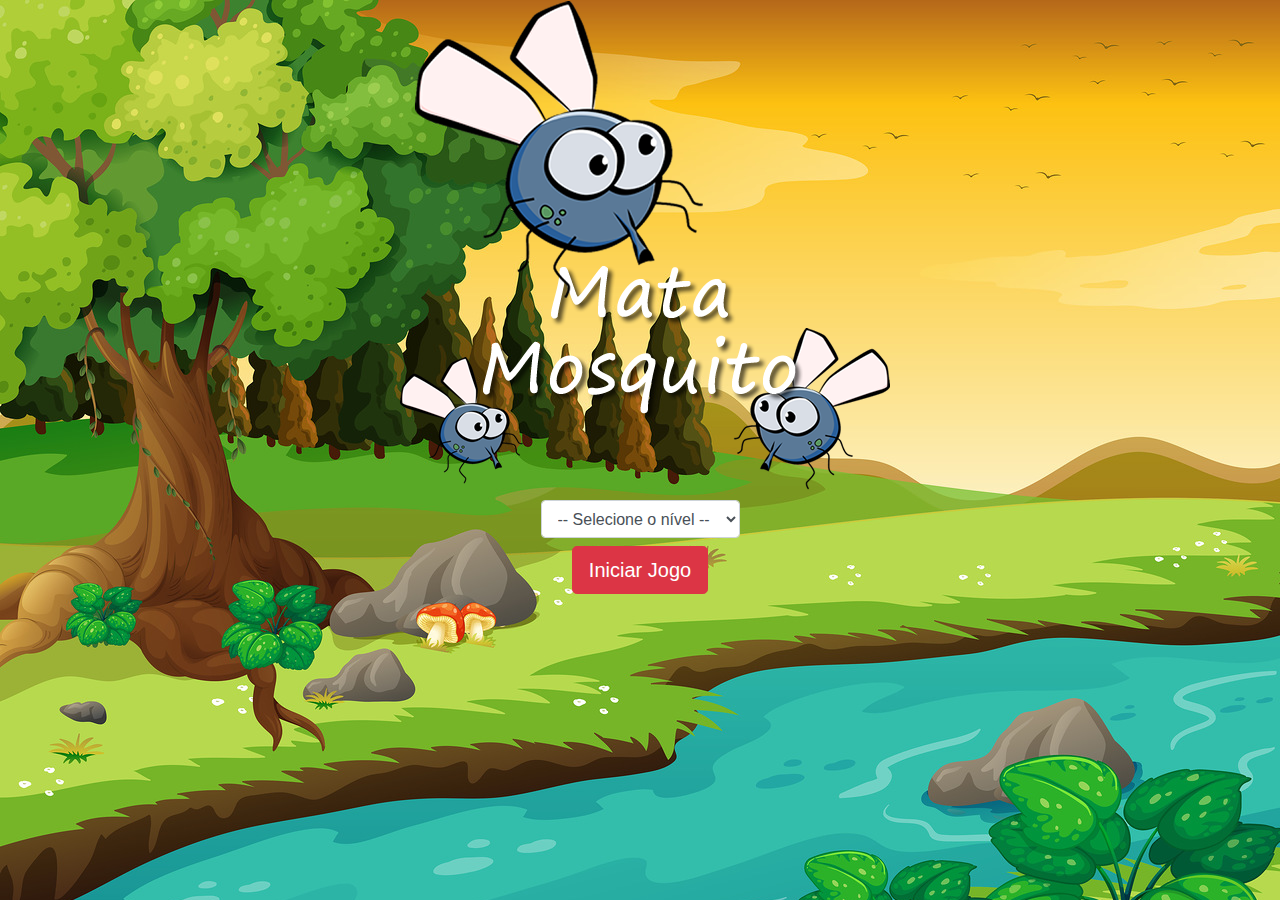
<file: index.html>
<!DOCTYPE html>
<html>
	<head>
        <title></title>
        <meta charset="UTF-8" /> 

		<link rel="stylesheet" href="https://maxcdn.bootstrapcdn.com/bootstrap/4.0.0/css/bootstrap.min.css" integrity="sha384-Gn5384xqQ1aoWXA+058RXPxPg6fy4IWvTNh0E263XmFcJlSAwiGgFAW/dAiS6JXm" crossorigin="anonymous">

        <link rel="stylesheet" href="estilo.css" />
        
        <script>
            function iniciarJogo(){
              var nivel = document.getElementById('nivel').value

              if(nivel === ''){
                alert('Selecione um nível para iniciar o jogo')
                return false
              }

              window.location.href = "app.html?" + nivel
            }
        </script>

	</head>
	<body>

		<div class="container">
			<div class="row">
				<div class="col">
					<div class="d-flex justify-content-center">
						<img src="imagens/game.png" />
					</div>
				</div>
            </div>
            
            <div class="row">
                <div class="col">
                    <div class="d-flex justify-content-center">
                        <div class="mb-2">
                            <select class="form-control" id="nivel">
                                <option value="">-- Selecione o nível --</option>
                                <option value="normal">Normal</option>
                                <option value="dificil">Difícil</option>
                                <option value="chucknorris">Chuck Norris</option>
                            </select>
                        </div>
                    </div>
                </div>
            </div>


			<div class="row">
				<div class="col">
					<div class="d-flex justify-content-center">
						<button type="button" class="btn btn-danger btn-lg" onclick="iniciarJogo()">Iniciar Jogo</button>
					</div>
				</div>
			</div>
		</div>

	</body>
</html>
</file>
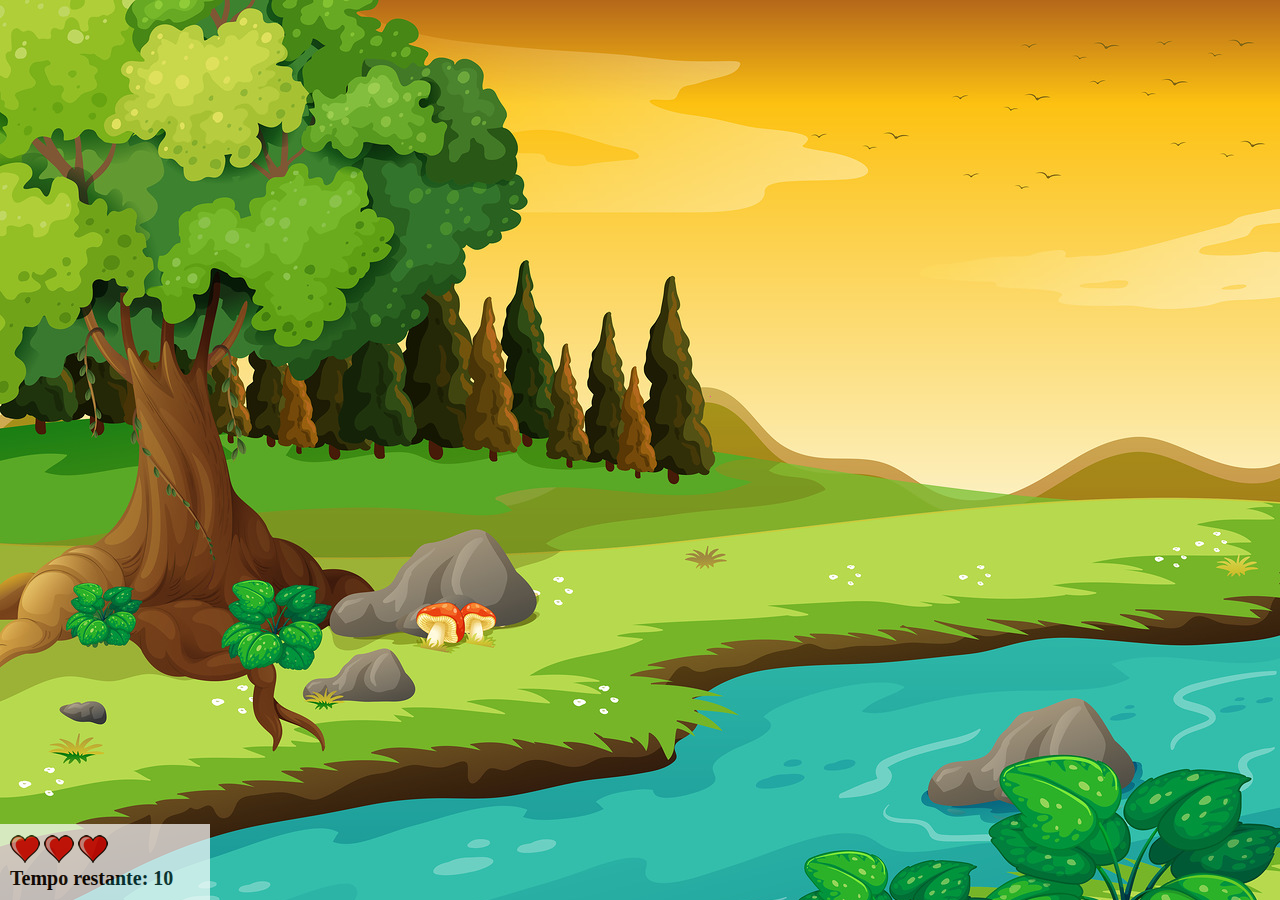
<file: app.html>
<!DOCTYPE html>
<html lang="en">
<head>
    <meta charset="UTF-8">
    <meta name="viewport" content="width=device-width, initial-scale=1.0">
    <title>Document</title>

    <link rel="stylesheet" href="estilo.css">

    <script src="jogo.js"></script>
</head>
<body onresize="ajustaTamanhoPalcoJogo()">

    <div class="painel">
        <div class="vidas">
            <img id="v1" src="imagens/coracao_cheio.png" alt="">
            <img id="v2" src="imagens/coracao_cheio.png" alt="">
            <img id="v3" src="imagens/coracao_cheio.png" alt="">
        </div>

        <div class="cronometro">
            Tempo restante: <span id="cronometro"></span>
        </div>
    </div>

    <script>
        document.getElementById('cronometro').innerHTML = tempo

        var criaMosquito = setInterval(function(){
            posicaoRamdomica()
        }, criaMosquitoTempo)
        
    </script>
</body>
</html>
</file>
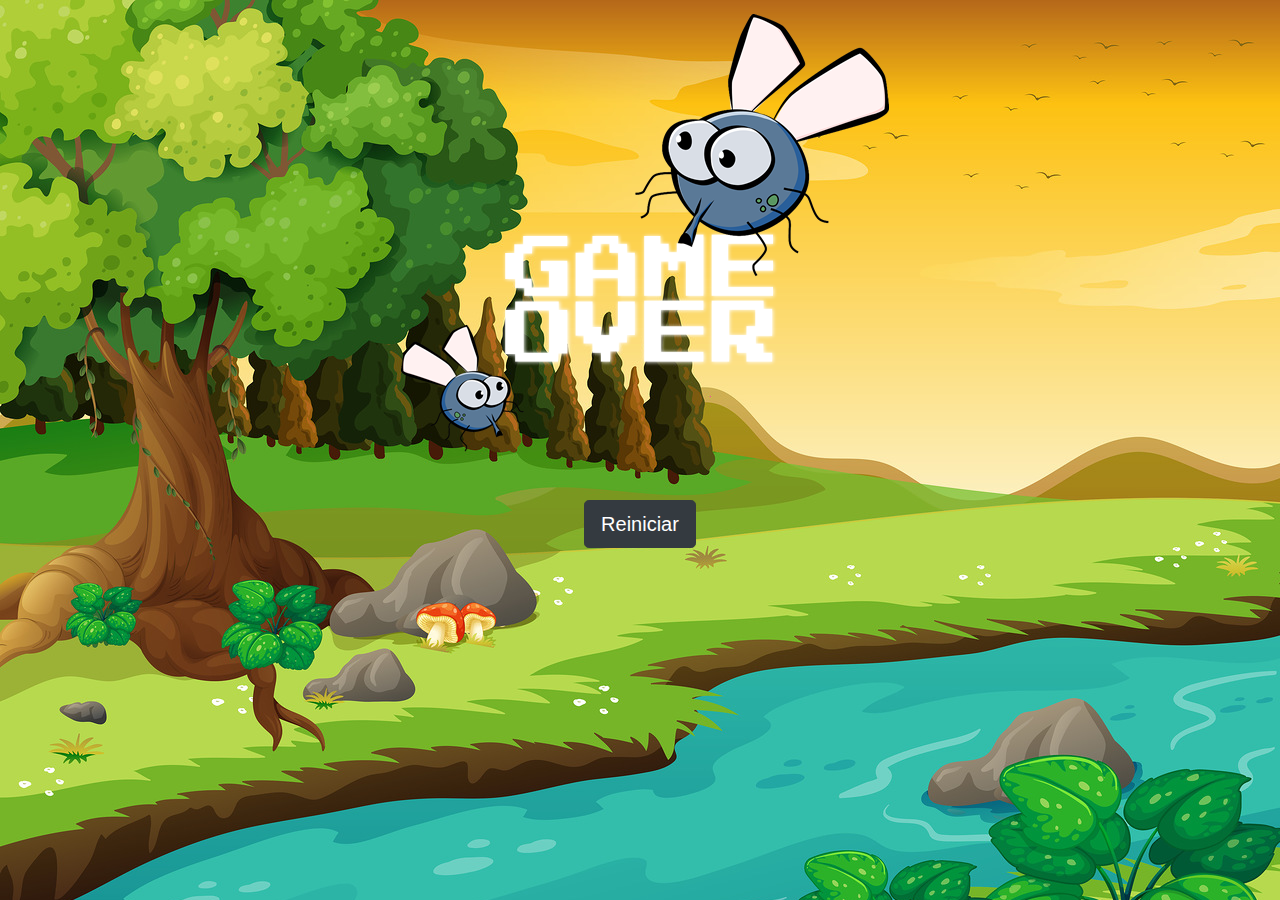
<file: fimDeJogo.html>
<!DOCTYPE html>
<html>
	<head>
		<title></title>

		<link rel="stylesheet" href="https://maxcdn.bootstrapcdn.com/bootstrap/4.0.0/css/bootstrap.min.css" integrity="sha384-Gn5384xqQ1aoWXA+058RXPxPg6fy4IWvTNh0E263XmFcJlSAwiGgFAW/dAiS6JXm" crossorigin="anonymous">

		<link rel="stylesheet" href="estilo.css" />
	</head>
	<body>

		<div class="container">
			<div class="row">
				<div class="col">
					<div class="d-flex justify-content-center">
						<img src="imagens/game_over.png" />
					</div>
				</div>
			</div>


			<div class="row">
				<div class="col">
					<div class="d-flex justify-content-center">
						<button type="button" class="btn btn-dark btn-lg" onclick="window.location.href = 'index.html' ">Reiniciar</button>
					</div>
				</div>
			</div>
		</div>

	</body>
</html>
</file>
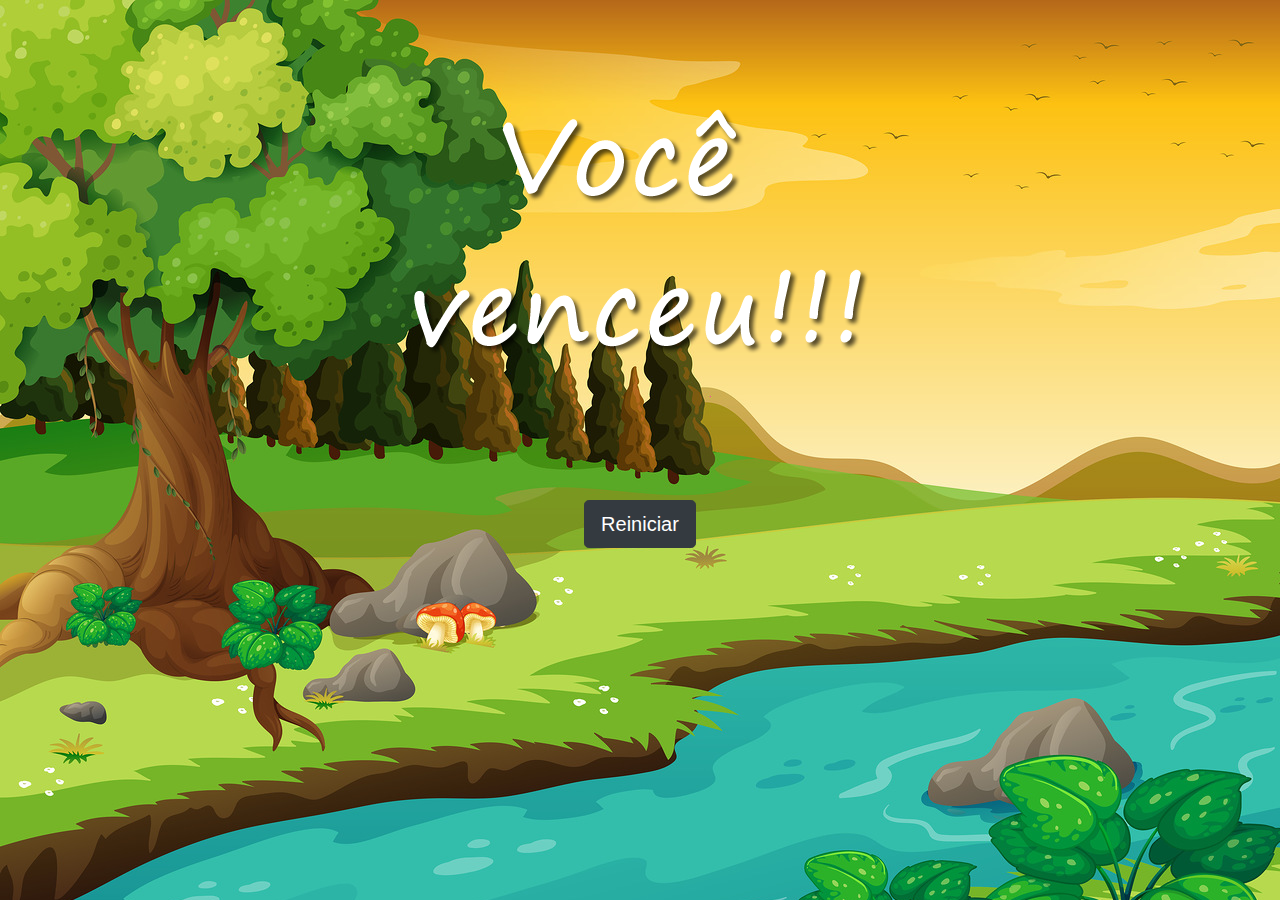
<file: vitoria.html>
<!DOCTYPE html>
<html>
	<head>
		<title></title>

		<link rel="stylesheet" href="https://maxcdn.bootstrapcdn.com/bootstrap/4.0.0/css/bootstrap.min.css" integrity="sha384-Gn5384xqQ1aoWXA+058RXPxPg6fy4IWvTNh0E263XmFcJlSAwiGgFAW/dAiS6JXm" crossorigin="anonymous">

		<link rel="stylesheet" href="estilo.css" />
	</head>
	<body>

		<div class="container">
			<div class="row">
				<div class="col">
					<div class="d-flex justify-content-center">
						<img src="imagens/vitoria.png" />
					</div>
				</div>
			</div>


			<div class="row">
				<div class="col">
					<div class="d-flex justify-content-center">
						<button type="button" class="btn btn-dark btn-lg" onclick="window.location.href = 'index.html' ">Reiniciar</button>
					</div>
				</div>
			</div>
		</div>

	</body>
</html>
</file>
<file: estilo.css>
html{
    cursor: url(imagens/mata_mosca.png) 30 30, auto;
}

body{
    background-image: url(imagens/bg.jpg);
    background-repeat: no-repeat;
}

.mosquito1{
    width: 50px;
    height: 50px;
}

.mosquito2{
    width: 70px;
    height: 70px;
}

.mosquito3{
    width: 90px;
    height: 90px;
}

.ladoA{
    transform: scaleX(1);
}

.ladoB{
    transform: scaleX(-1);
}

.painel{
    position: absolute;
    width: 190px;
    padding: 10px;
    left: 0px;
    bottom:  0px;
    border-top: solid 1px #FFF;
    background-color: #FFF;
    opacity: 0.7;
}

.vidas{
    float: left;
}

.cronometro {
    float: left;
    font-size: 20px;
    font-weight: bold;
}
</file>
